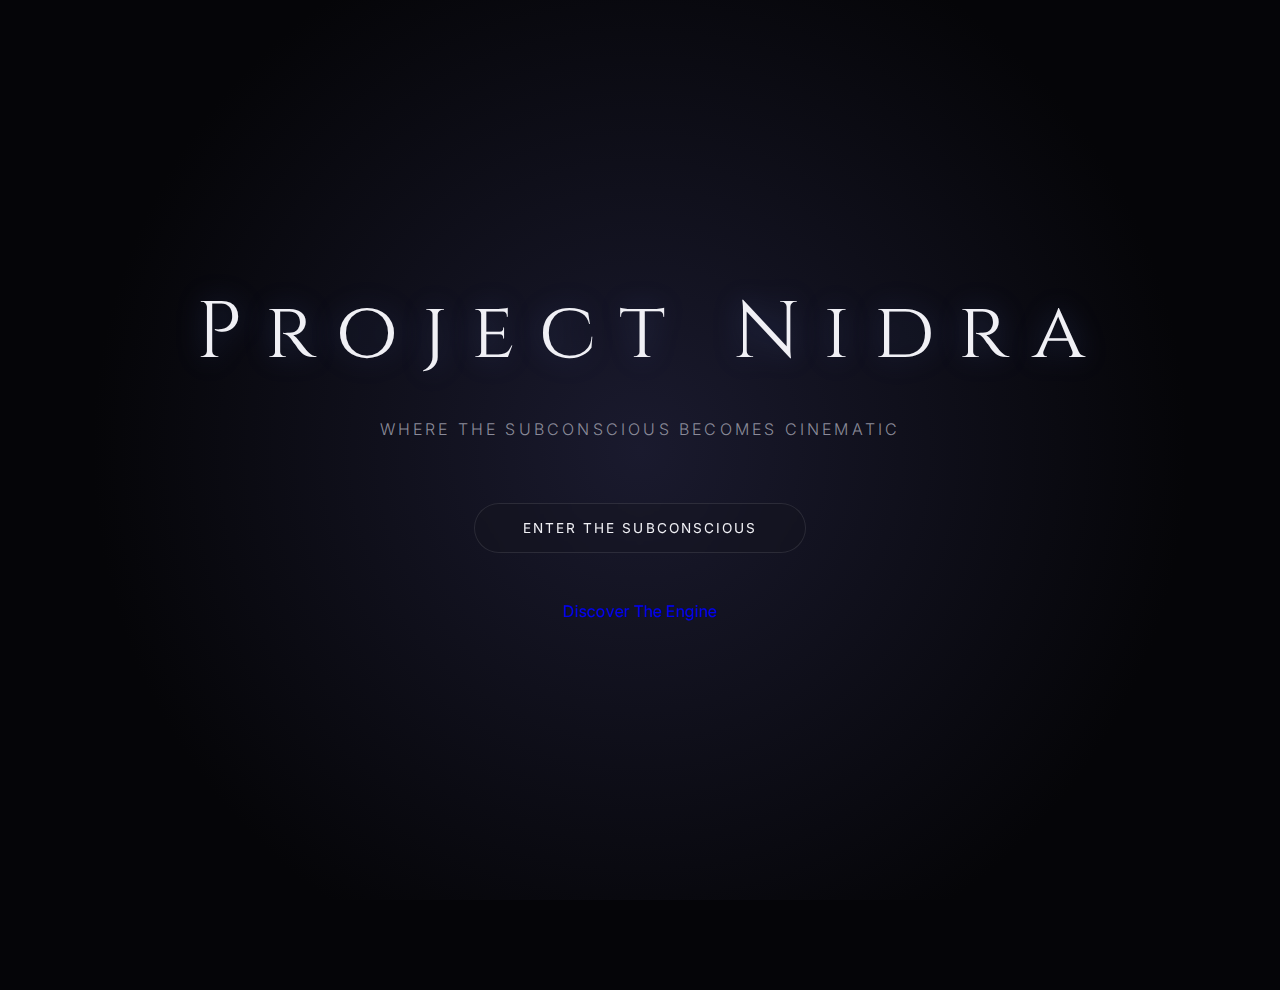
<file: index.html>
<!DOCTYPE html>
<html lang="en">
<head>
    <meta charset="UTF-8">
    <meta name="viewport" content="width=device-width, initial-scale=1.0">
    <title>Project Nidra | The Dream Simulator</title>
    <link rel="stylesheet" href="dreamcss.css">
    <link href="https://fonts.googleapis.com/css2?family=Cinzel:wght@400;700&family=Inter:wght@300;400;600&display=swap" rel="stylesheet">
</head>
<body class="landing-body">

   <div class="dream-canvas">
        <div class="particle p1"></div>
        <div class="particle p2"></div>
        <div class="particle p3"></div>
        <div class="particle p4"></div>
        <div class="particle p5"></div>
        <div class="particle p6"></div>
    </div>

    <main class="landing-content" id="landing-ui">
        <h1 class="aura-title">Project Nidra</h1>
        <p class="aura-tagline">Where the Subconscious Becomes Cinematic</p>
        
       	   <button id="enter-btn" class="glass-btn">Enter the Subconscious</button>
			<a href="./about.html" class="subtitle" style="text-decoration: none; margin-top: 1rem; display: block; cursor: pointer;">Discover The Engine</a>
	</main>

    <script src="dreamjava.js"></script>
</body>
</html>
</file>
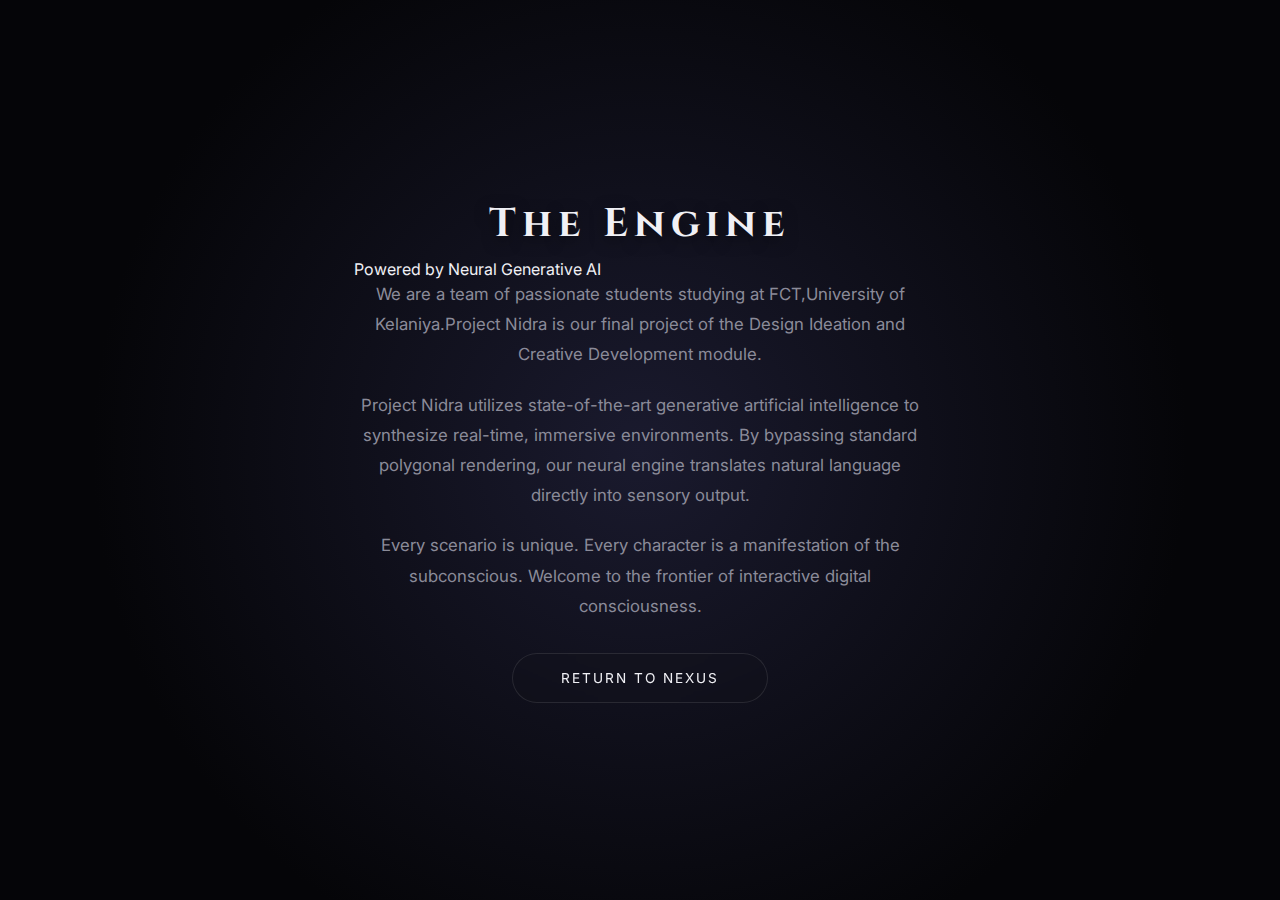
<file: about.html>
<!DOCTYPE html>
<html lang="en">
<head>
    <meta charset="UTF-8">
    <meta name="viewport" content="width=device-width, initial-scale=1.0">
    <title>Project Nidra | The Engine</title>
    <link rel="stylesheet" href="dreamcss.css">
    <link href="https://fonts.googleapis.com/css2?family=Cinzel:wght@400;700&family=Inter:wght@300;400;600&display=swap" rel="stylesheet">
</head>
<body class="about-body fade-in">

    <div class="dream-canvas"></div>

    <main class="about-container" id="about-ui">
        <section class="glass-panel text-panel">
            <header class="about-header">
                <h2 class="section-title">The Engine</h2>
                <p class="subtitle">Powered by Neural Generative AI</p>
            </header>

            <div class="about-content">
				<p>We are a team of passionate students studying at FCT,University of Kelaniya.Project Nidra is our final project of the Design Ideation and Creative Development module.</p><br>
                <p>Project Nidra utilizes state-of-the-art generative artificial intelligence to synthesize real-time, immersive environments. By bypassing standard polygonal rendering, our neural engine translates natural language directly into sensory output.</p>
                <br>
                <p>Every scenario is unique. Every character is a manifestation of the subconscious. Welcome to the frontier of interactive digital consciousness.</p>
            </div>

            <div class="action-wrapper">
                <button id="back-to-index-btn" class="glass-btn">Return to Nexus</button>
            </div>
        </section>
    </main>

    <script src="dreamjava.js"></script>
</body>
</html>
</file>
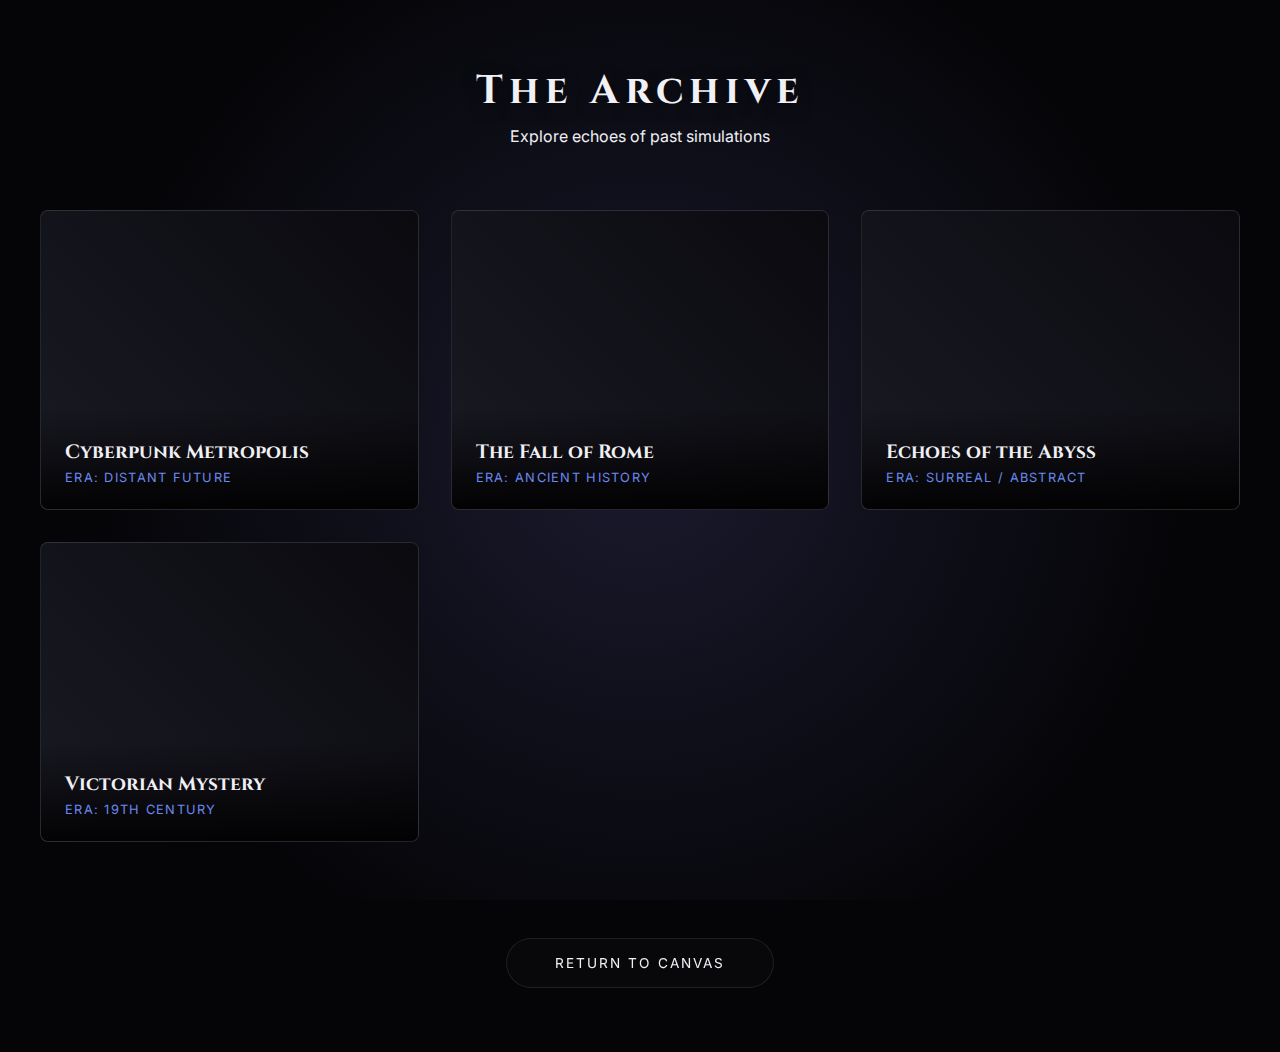
<file: archive.html>
<!DOCTYPE html>
<html lang="en">
<head>
    <meta charset="UTF-8">
    <meta name="viewport" content="width=device-width, initial-scale=1.0">
    <title>Project Nidra | The Archive</title>
    <link rel="stylesheet" href="dreamcss.css">
    <link href="https://fonts.googleapis.com/css2?family=Cinzel:wght@400;700&family=Inter:wght@300;400;600&display=swap" rel="stylesheet">
</head>
<body class="archive-body fade-in">

    <div class="dream-canvas"></div>

    <main class="archive-container" id="archive-ui">
        <header class="archive-header">
            <h2 class="section-title">The Archive</h2>
            <p class="subtitle">Explore echoes of past simulations</p>
        </header>

        <section class="gallery-grid">
            
            <article class="gallery-card">
                <div class="card-overlay">
                    <h3 class="gallery-title">Cyberpunk Metropolis</h3>
                    <p class="gallery-era">Era: Distant Future</p>
                </div>
            </article>

            <article class="gallery-card">
                <div class="card-overlay">
                    <h3 class="gallery-title">The Fall of Rome</h3>
                    <p class="gallery-era">Era: Ancient History</p>
                </div>
            </article>

            <article class="gallery-card">
                <div class="card-overlay">
                    <h3 class="gallery-title">Echoes of the Abyss</h3>
                    <p class="gallery-era">Era: Surreal / Abstract</p>
                </div>
            </article>

            <article class="gallery-card">
                <div class="card-overlay">
                    <h3 class="gallery-title">Victorian Mystery</h3>
                    <p class="gallery-era">Era: 19th Century</p>
                </div>
            </article>

        </section>
        
        <div class="action-wrapper">
             <button id="return-home-btn" class="glass-btn">Return to Canvas</button>
        </div>
    </main>

    <script src="dreamjava.js"></script>
</body>
</html>
</file>
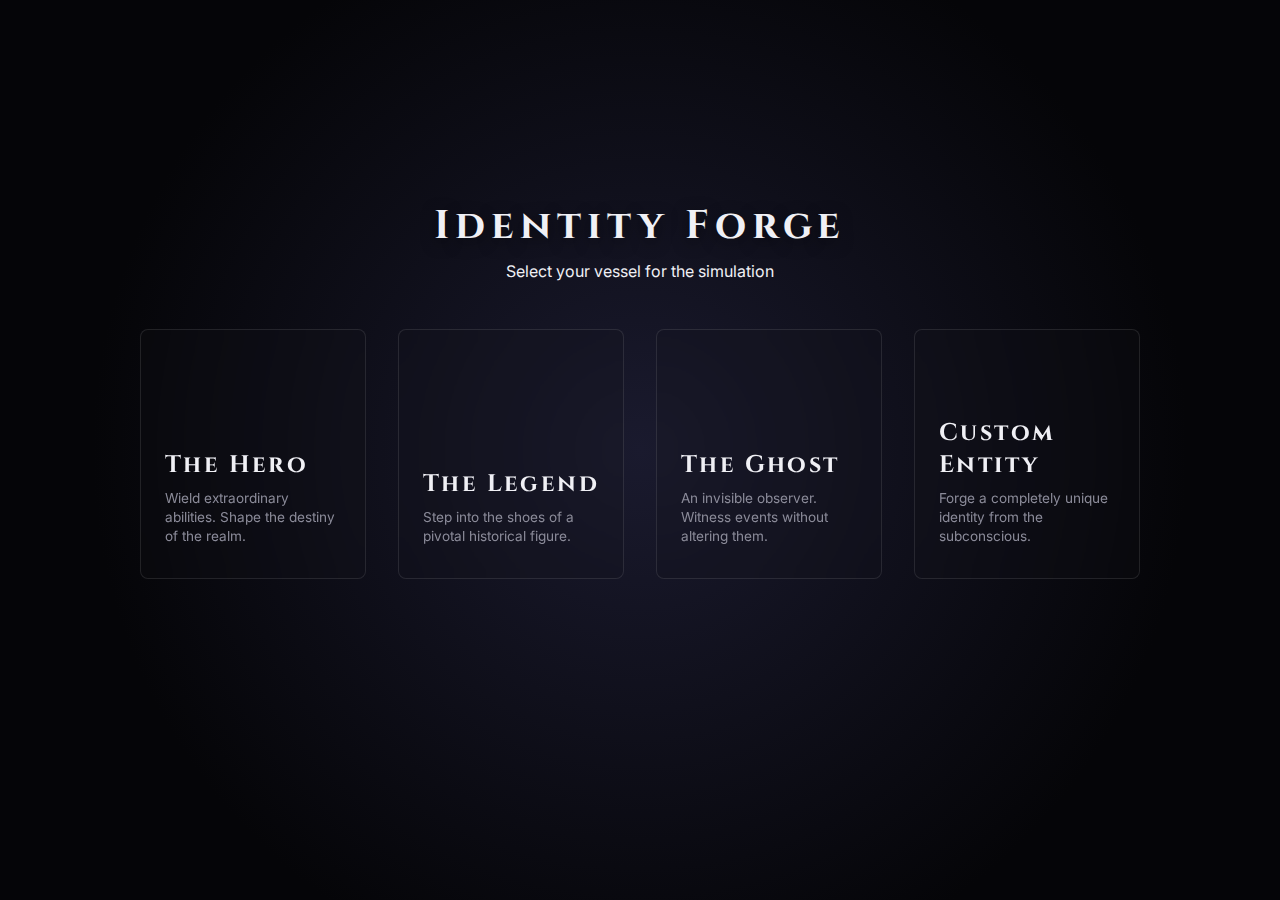
<file: character-forge.html>
<!DOCTYPE html>
<html lang="en">
<head>
    <meta charset="UTF-8">
    <meta name="viewport" content="width=device-width, initial-scale=1.0">
    <title>Aura | Identity Forge</title>
    <link rel="stylesheet" href="dreamcss.css">
    <link href="https://fonts.googleapis.com/css2?family=Cinzel:wght@400;700&family=Inter:wght@300;400;600&display=swap" rel="stylesheet">
</head>
<body class="forge-body fade-in">

    <div class="dream-canvas"></div>

    <main class="forge-container" id="forge-ui">
        <header class="forge-header">
            <h2 class="section-title">Identity Forge</h2>
            <p class="subtitle">Select your vessel for the simulation</p>
        </header>

        <section class="character-grid">
            
            <article class="character-card" data-role="hero">
                <div class="card-content">
                    <h3 class="card-title">The Hero</h3>
                    <p class="card-desc">Wield extraordinary abilities. Shape the destiny of the realm.</p>
                </div>
            </article>

            <article class="character-card" data-role="historical">
                <div class="card-content">
                    <h3 class="card-title">The Legend</h3>
                    <p class="card-desc">Step into the shoes of a pivotal historical figure.</p>
                </div>
            </article>

            <article class="character-card" data-role="observer">
                <div class="card-content">
                    <h3 class="card-title">The Ghost</h3>
                    <p class="card-desc">An invisible observer. Witness events without altering them.</p>
                </div>
            </article>

            <article class="character-card" data-role="custom">
                <div class="card-content">
                    <h3 class="card-title">Custom Entity</h3>
                    <p class="card-desc">Forge a completely unique identity from the subconscious.</p>
                </div>
            </article>

        </section>

        <div class="action-wrapper">
            <button id="simulate-btn" class="glass-btn primary-btn hidden">Initialize Simulation</button>
        </div>
    </main>

    <script src="dreamjava.js"></script>
</body>
</html>
</file>
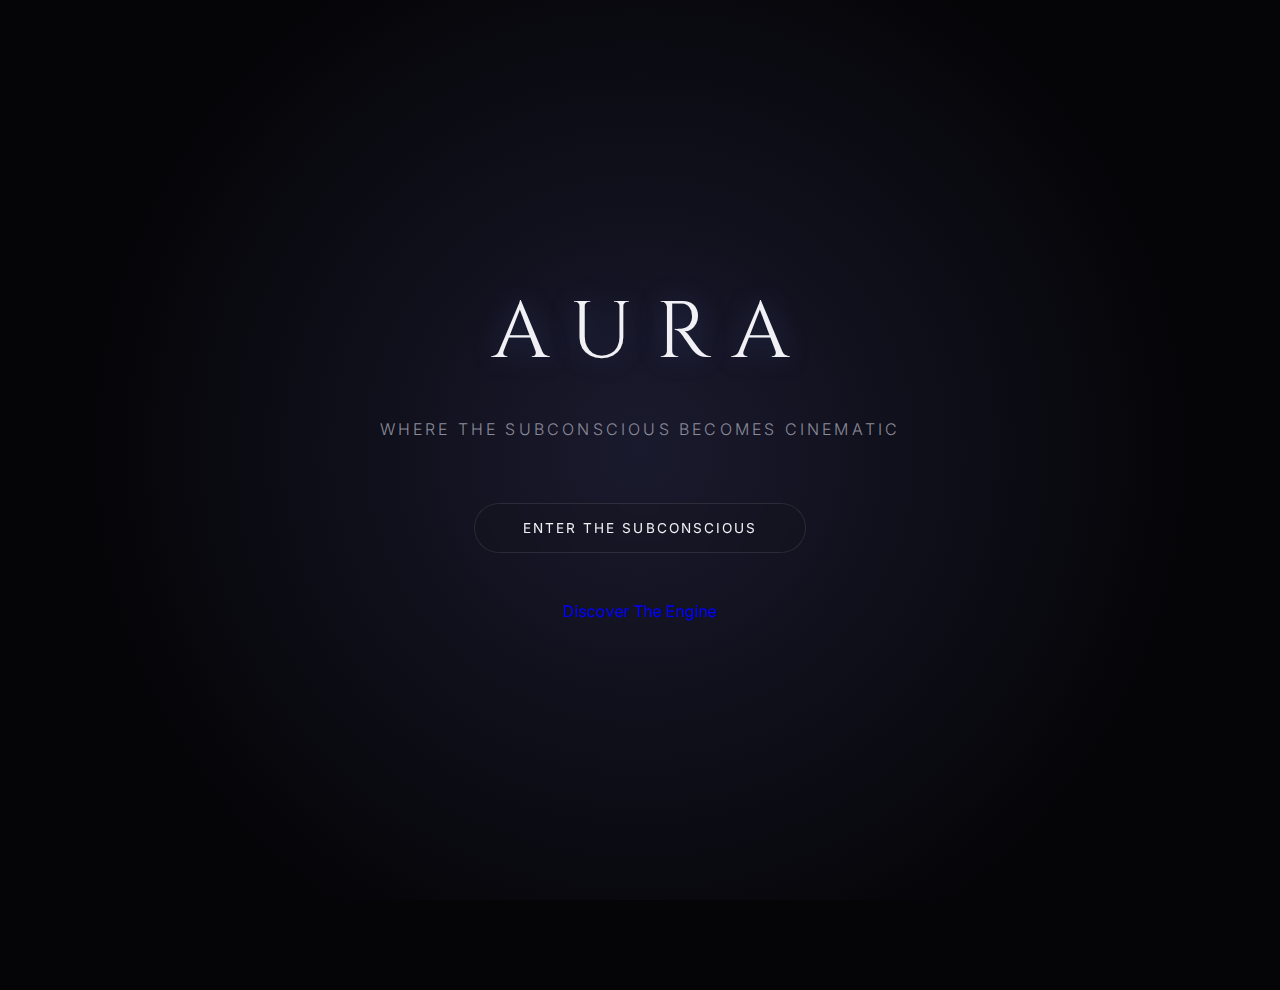
<file: dreamsim.html>
<!DOCTYPE html>
<html lang="en">
<head>
    <meta charset="UTF-8">
    <meta name="viewport" content="width=device-width, initial-scale=1.0">
    <title>Aura | The Dream Simulator</title>
    <link rel="stylesheet" href="dreamcss.css">
    <link href="https://fonts.googleapis.com/css2?family=Cinzel:wght@400;700&family=Inter:wght@300;400;600&display=swap" rel="stylesheet">
</head>
<body class="landing-body">

   <div class="dream-canvas">
        <div class="particle p1"></div>
        <div class="particle p2"></div>
        <div class="particle p3"></div>
        <div class="particle p4"></div>
        <div class="particle p5"></div>
        <div class="particle p6"></div>
    </div>

    <main class="landing-content" id="landing-ui">
        <h1 class="aura-title">AURA</h1>
        <p class="aura-tagline">Where the Subconscious Becomes Cinematic</p>
        
       	   <button id="enter-btn" class="glass-btn">Enter the Subconscious</button>
			<a href="./about.html" class="subtitle" style="text-decoration: none; margin-top: 1rem; display: block; cursor: pointer;">Discover The Engine</a>
	</main>

    <script src="dreamjava.js"></script>
</body>
</html>
</file>
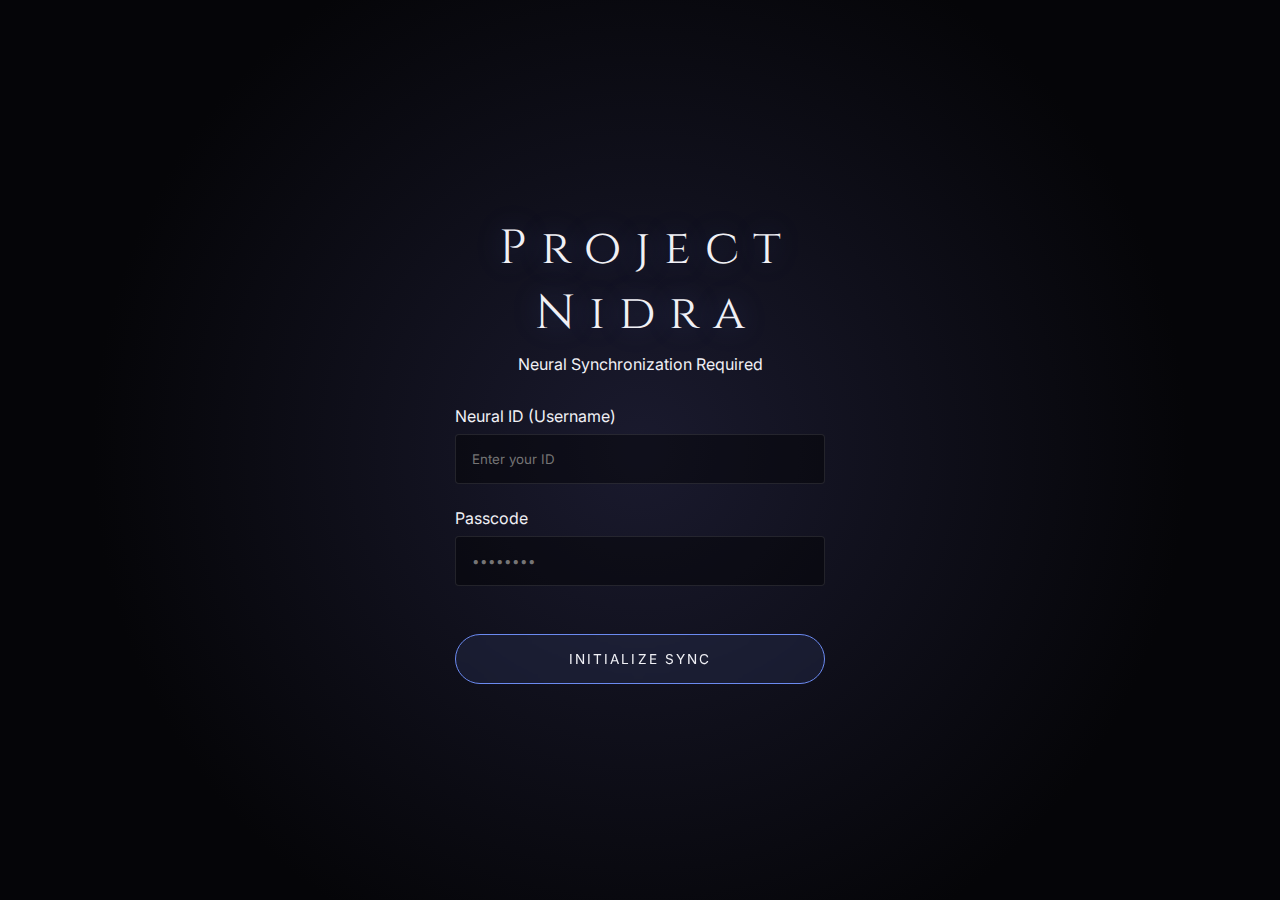
<file: login.html>
<!DOCTYPE html>
<html lang="en">
<head>
    <meta charset="UTF-8">
    <meta name="viewport" content="width=device-width, initial-scale=1.0">
    <title>Project Nidra | Access the Subconscious</title>
    <link rel="stylesheet" href="dreamcss.css">
    <link href="https://fonts.googleapis.com/css2?family=Cinzel:wght@400;700&family=Inter:wght@300;400;600&display=swap" rel="stylesheet">
</head>
<body class="auth-body fade-in">

    <div class="dream-canvas"></div>

    <main class="auth-container" id="auth-ui">
        <section class="glass-panel auth-panel">
            <header class="auth-header">
                <h1 class="aura-title auth-title">Project Nidra</h1>
                <p class="subtitle">Neural Synchronization Required</p>
            </header>

            <form class="auth-form" id="login-form">
                <div class="input-group">
                    <label for="neural-id" class="input-label">Neural ID (Username)</label>
                    <input type="text" id="neural-id" class="cinematic-input" placeholder="Enter your ID">
                </div>

                <div class="input-group">
                    <label for="passcode" class="input-label">Passcode</label>
                    <input type="password" id="passcode" class="cinematic-input" placeholder="••••••••">
                </div>

                <button type="submit" id="sync-btn" class="glass-btn primary-btn">Initialize Sync</button>
            </form>
        </section>
    </main>

    <script src="dreamjava.js"></script>
</body>
</html>
</file>
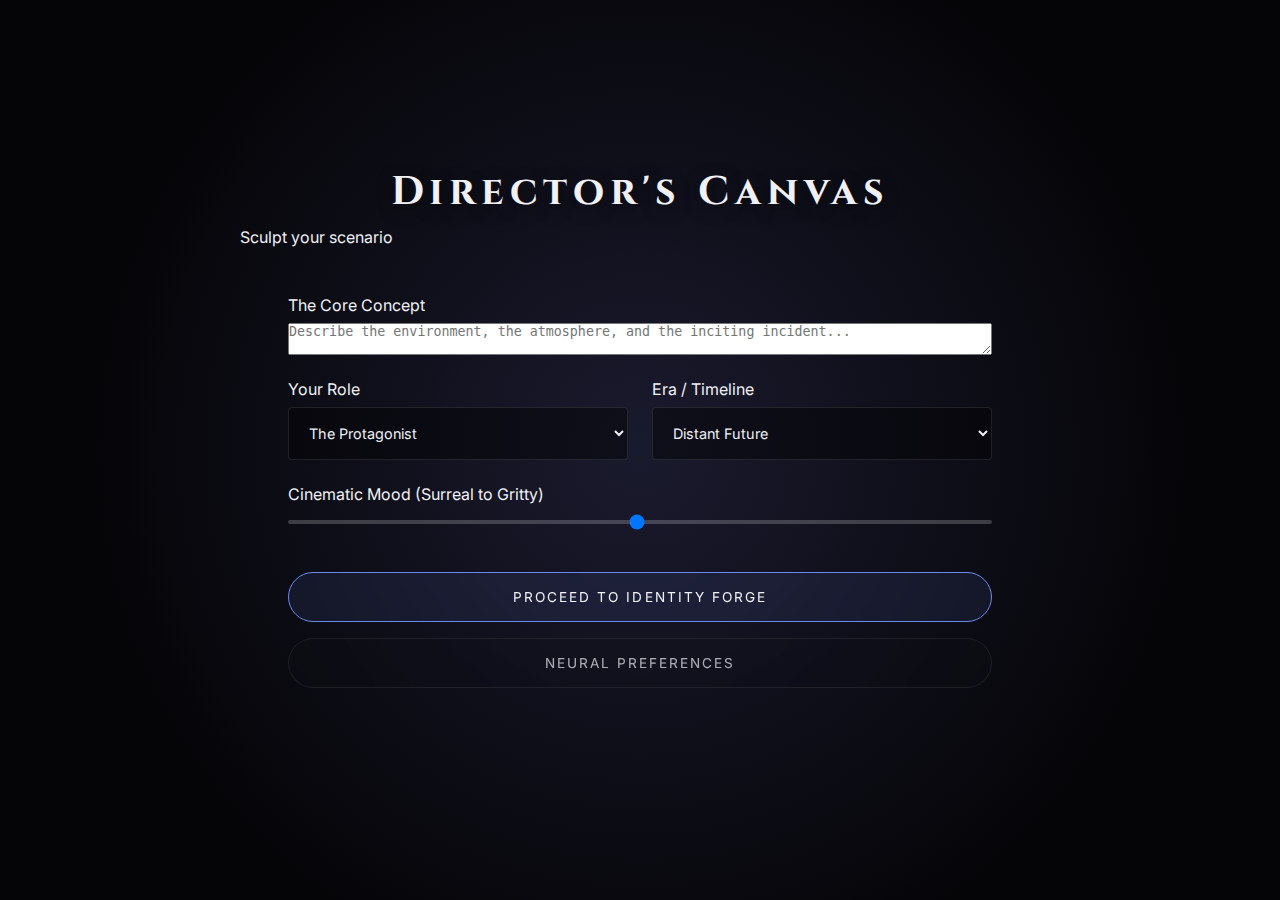
<file: scenario-builder.html>
<!DOCTYPE html>
<html lang="en">
<head>
    <meta charset="UTF-8">
    <meta name="viewport" content="width=device-width, initial-scale=1.0">
    <title>Aura | Director's Canvas</title>
    <link rel="stylesheet" href="dreamcss.css">
    <link href="https://fonts.googleapis.com/css2?family=Cinzel:wght@400;700&family=Inter:wght@300;400;600&display=swap" rel="stylesheet">
</head>
<body class="builder-body fade-in">

    <div class="dream-canvas"></div>

    <main class="builder-container" id="builder-ui">
        <header class="builder-header">
            <h2 class="section-title">Director's Canvas</h2>
            <p class="subtitle">Sculpt your scenario</p>
        </header>

        <section class="glass-panel builder-grid">
            
            <div class="input-group full-width">
                <label for="dream-prompt" class="input-label">The Core Concept</label>
                <textarea id="dream-prompt" placeholder="Describe the environment, the atmosphere, and the inciting incident..."></textarea>
            </div>

            <div class="input-group">
                <label for="role-select" class="input-label">Your Role</label>
                <select id="role-select" class="cinematic-select">
                    <option value="protagonist">The Protagonist</option>
                    <option value="bystander">Silent Observer</option>
                    <option value="antagonist">The Antagonist</option>
                    <option value="historical">Historical Figure</option>
                </select>
            </div>

            <div class="input-group">
                <label for="era-select" class="input-label">Era / Timeline</label>
                <select id="era-select" class="cinematic-select">
                    <option value="future">Distant Future</option>
                    <option value="medieval">Medieval Fantasy</option>
                    <option value="modern">Modern Day</option>
                    <option value="ancient">Ancient History</option>
                </select>
            </div>

            <div class="input-group full-width slider-container">
                <label class="input-label">Cinematic Mood (Surreal to Gritty)</label>
                <input type="range" min="1" max="100" value="50" class="styled-slider">
            </div>

            <div class="input-group full-width">
                <button id="forge-btn" class="glass-btn primary-btn">Proceed to Identity Forge</button>
<button onclick="window.location.href='./settings.html'" class="glass-btn" style="margin-top: 0.5rem; opacity: 0.7;">Neural Preferences</button>
            </div>
            
        </section>
    </main>

    <script src="dreamjava.js"></script>
</body>
</html>
</file>
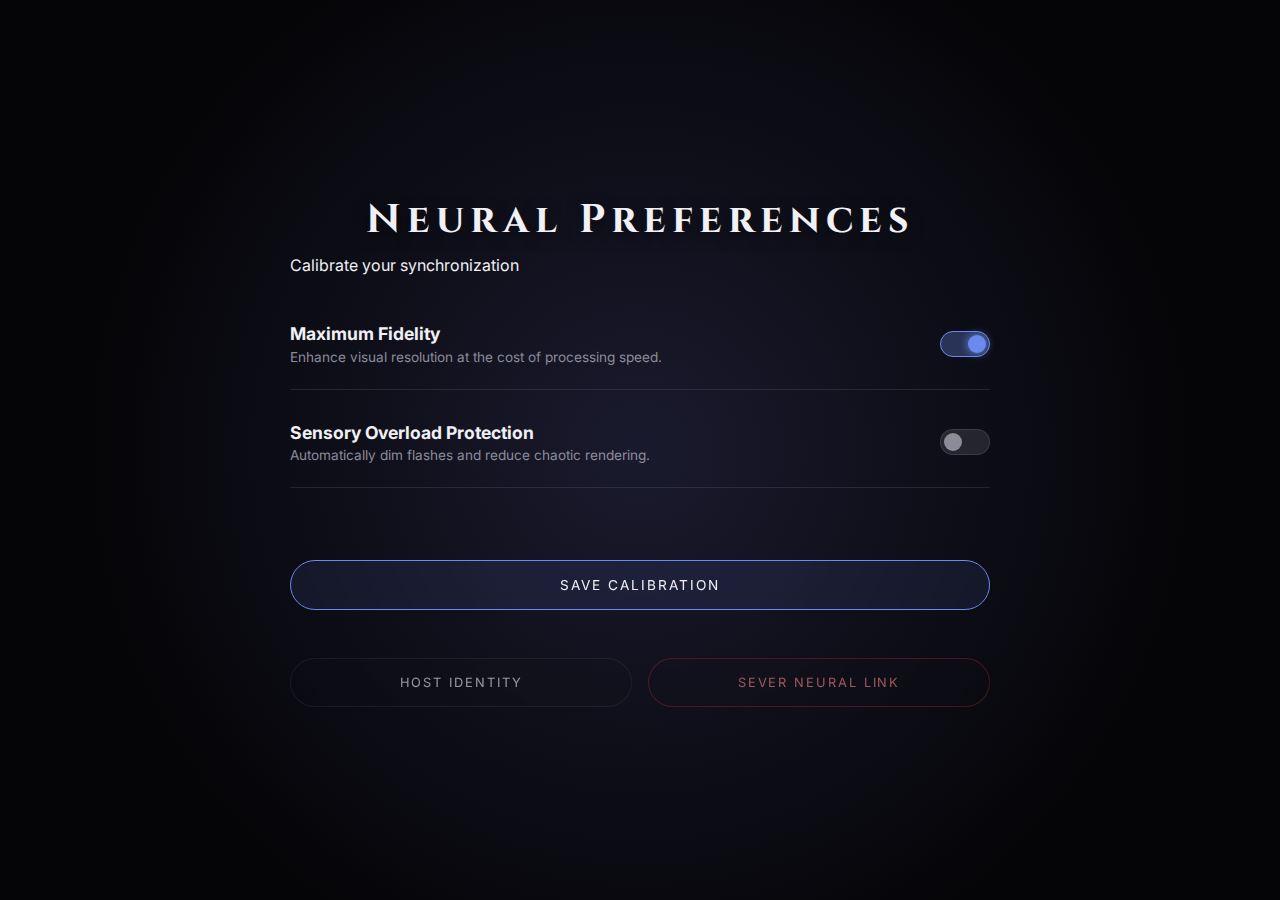
<file: settings.html>
<!DOCTYPE html>
<html lang="en">
<head>
    <meta charset="UTF-8">
    <meta name="viewport" content="width=device-width, initial-scale=1.0">
    <title>Project Nidra | User Preferences</title>
    <link rel="stylesheet" href="dreamcss.css">
    <link href="https://fonts.googleapis.com/css2?family=Cinzel:wght@400;700&family=Inter:wght@300;400;600&display=swap" rel="stylesheet">
</head>
<body class="settings-body fade-in">

    <div class="dream-canvas"></div>

    <main class="settings-container" id="settings-ui">
        <section class="glass-panel settings-panel">
            <header class="settings-header">
                <h2 class="section-title">Neural Preferences</h2>
                <p class="subtitle">Calibrate your synchronization</p>
            </header>

            <div class="settings-list">
                <div class="setting-item">
                    <div class="setting-info">
                        <h3>Maximum Fidelity</h3>
                        <p>Enhance visual resolution at the cost of processing speed.</p>
                    </div>
                    <label class="toggle-switch">
                        <input type="checkbox" checked>
                        <span class="slider"></span>
                    </label>
                </div>

                <div class="setting-item">
                    <div class="setting-info">
                        <h3>Sensory Overload Protection</h3>
                        <p>Automatically dim flashes and reduce chaotic rendering.</p>
                    </div>
                    <label class="toggle-switch">
                        <input type="checkbox">
                        <span class="slider"></span>
                    </label>
                </div>
            </div>

           <!-- <button id="save-settings-btn" class="glass-btn primary-btn">Save Calibration</button>-->
		   <div style="display: flex; flex-direction: column; gap: 1rem; align-items: center; margin-top: 1rem;">
                
                <button id="save-settings-btn" class="glass-btn primary-btn" style="width: 100%;">Save Calibration</button>
                
                <div style="display: flex; gap: 1rem; width: 100%;">
                    <button class="glass-btn" style="flex: 1; font-size: 0.8rem; opacity: 0.6; cursor: default;">Host Identity</button>
                    <button class="glass-btn destructive" style="flex: 1; font-size: 0.8rem; opacity: 0.6; cursor: default;">Sever Neural Link</button>
                </div>

            </div>
        </section>
    </main>

    <script src="dreamjava.js"></script>
</body>
</html>
</file>
<file: dreamcss.css>
/* --- GLOBAL VARIABLES (Color Theory & Psychology) --- */
:root {
    --deep-void: #050508;
    --dream-glow: #1a1a2e;
    --neon-accent: #6b8af0;
    --text-main: #f0f0f5;
    --text-muted: #8b8b99;
    --glass-bg: rgba(20, 20, 25, 0.2);
    --glass-border: rgba(255, 255, 255, 0.1);
}

/* --- GLOBAL RESET --- */
* {
    margin: 0;
    padding: 0;
    box-sizing: border-box;
}

body {
    background-color: var(--deep-void);
    color: var(--text-main);
    font-family: 'Inter', sans-serif;
    overflow-x: hidden;
}

/* --- LANDING PAGE STYLES (`index.html`) --- */
.landing-body {
    height: 100vh;
    display: flex;
    justify-content: center;
    align-items: center;
    overflow: hidden; /* Prevents scrolling for a cinematic feel */
}

/* The Animated Breathing Background */
.dream-canvas {
    position: absolute;
    top: 0;
    left: 0;
    width: 100%;
    height: 100%;
    background: radial-gradient(circle at center, var(--dream-glow) 0%, var(--deep-void) 70%);
    z-index: -1;
    animation: breathe 8s infinite alternate ease-in-out;
}

@keyframes breathe {
    0% { transform: scale(1); opacity: 0.8; }
    100% { transform: scale(1.1); opacity: 1; }
}

/* Central Layout Elements */
.landing-content {
    text-align: center;
    display: flex;
    flex-direction: column;
    align-items: center;
    gap: 2rem;
    transition: opacity 1.5s ease-out, transform 1.5s ease-out;
}

/* Typography */
.aura-title {
    font-family: 'Cinzel', serif;
    font-size: 5rem;
    letter-spacing: 0.3em;
    font-weight: 400;
    text-shadow: 0 0 30px rgba(107, 138, 240, 0.3);
    margin-right: -0.3em; /* Balances the intense letter-spacing */
}

.aura-tagline {
    font-size: 1rem;
    color: var(--text-muted);
    letter-spacing: 0.2em;
    text-transform: uppercase;
    font-weight: 300;
}

/* Glassmorphism Button */
.glass-btn {
    margin-top: 2rem;
    padding: 1rem 3rem;
    background: var(--glass-bg);
    border: 1px solid var(--glass-border);
    backdrop-filter: blur(10px);
    color: var(--text-main);
    font-family: 'Inter', sans-serif;
    font-size: 0.85rem;
    letter-spacing: 0.15em;
    text-transform: uppercase;
    border-radius: 50px; /* Pill shape for organic form */
    cursor: pointer;
    transition: all 0.4s ease;
}

.glass-btn:hover {
    background: rgba(107, 138, 240, 0.15);
    border-color: var(--neon-accent);
    box-shadow: 0 0 20px rgba(107, 138, 240, 0.4);
    transform: translateY(-2px);
}

/* JavaScript Trigger Class */
.fade-to-black {
    opacity: 0;
    transform: scale(1.05);
}

/* --- SCENARIO BUILDER STYLES (`scenario-builder.html`) --- */

/* Page layout and entry animation */
.builder-body {
    display: flex;
    justify-content: center;
    align-items: center;
    min-height: 100vh;
    padding: 2rem;
}

.fade-in {
    animation: fadeIn 1.5s ease-out;
}

@keyframes fadeIn {
    from { opacity: 0; transform: scale(0.98); }
    to { opacity: 1; transform: scale(1); }
}

.builder-container {
    width: 100%;
    max-width: 800px; /* Slightly wider to hold the form */
    z-index: 10;
    transition: opacity 1s ease-out;
}

.section-title {
    font-family: 'Cinzel', serif;
    font-size: 2.5rem;
    text-align: center;
    letter-spacing: 0.15em;
    margin-bottom: 0.5rem;
    text-shadow: 0 4px 15px rgba(0,0,0,0.5);
}

/* CSS Grid for perfect Alignment and Structure */
.builder-grid {
    display: grid;
    grid-template-columns: 1fr 1fr; /* Two equal columns */
    gap: 1.5rem;
    padding: 3rem;
}

.full-width {
    grid-column: 1 / -1; /* Forces the element to stretch across both columns */
}

.input-group {
    display: flex;
    flex-direction: column;
    gap: 0.5rem;
}

/* Custom Dropdown Styling */
.cinematic-select {
    background: rgba(0, 0, 0, 0.4);
    color: var(--text-main);
    border: 1px solid var(--glass-border);
    padding: 1rem;
    border-radius: 4px;
    font-family: 'Inter', sans-serif;
    font-size: 0.9rem;
    outline: none;
    cursor: pointer;
    transition: border-color 0.3s;
}

.cinematic-select:focus {
    border-color: var(--neon-accent);
}

/* Custom Cinematic Slider */
.styled-slider {
    -webkit-appearance: none;
    width: 100%;
    height: 4px;
    background: rgba(255, 255, 255, 0.2);
    border-radius: 2px;
    outline: none;
    margin-top: 0.5rem;
}

.styled-slider:: -webkit-slider-thumb {
    -webkit-appearance: none;
    appearance: none;
    width: 18px;
    height: 18px;
    border-radius: 50%;
    background: var(--neon-accent);
    cursor: pointer;
    box-shadow: 0 0 15px var(--neon-accent);
    transition: transform 0.2s;
}

.styled-slider:: -webkit-slider-thumb:hover {
    transform: scale(1.2);
}

.primary-btn {
    margin-top: 1.5rem;
    width: 100%;
    background: rgba(107, 138, 240, 0.1);
    border-color: var(--neon-accent);
}

/* --- IDENTITY FORGE STYLES (`character-forge.html`) --- */

.forge-body {
    display: flex;
    justify-content: center;
    align-items: center;
    min-height: 100vh;
    padding: 2rem;
}

.forge-container {
    width: 100%;
    max-width: 1000px;
    z-index: 10;
    transition: opacity 1s ease-out;
}

.forge-header {
    text-align: center;
    margin-bottom: 3rem;
}

/* Character Grid Layout */
.character-grid {
    display: grid;
    grid-template-columns: repeat(auto-fit, minmax(220px, 1fr));
    gap: 2rem;
    margin-bottom: 3rem;
}

/* Glassmorphism Character Cards */
.character-card {
    background: var(--glass-bg);
    border: 1px solid var(--glass-border);
    backdrop-filter: blur(12px);
    -webkit-backdrop-filter: blur(12px);
    border-radius: 8px;
    height: 250px;
    padding: 2rem 1.5rem;
    cursor: pointer;
    transition: all 0.4s cubic-bezier(0.25, 0.8, 0.25, 1);
    display: flex;
    flex-direction: column;
    justify-content: flex-end; /* Pushes text to the bottom of the card */
    position: relative;
    overflow: hidden;
}

/* Card Hover Effects */
.character-card:hover {
    transform: translateY(-10px);
    border-color: rgba(107, 138, 240, 0.5);
    box-shadow: 0 15px 30px rgba(0, 0, 0, 0.6), 0 0 20px rgba(107, 138, 240, 0.2);
}

/* Active/Selected State applied via JavaScript */
.character-card.selected {
    border-color: var(--neon-accent);
    background: rgba(107, 138, 240, 0.15);
    box-shadow: 0 0 30px rgba(107, 138, 240, 0.4);
    transform: scale(1.05);
}

.card-title {
    font-family: 'Cinzel', serif;
    font-size: 1.5rem;
    color: var(--text-main);
    margin-bottom: 0.5rem;
    letter-spacing: 0.1em;
}

.card-desc {
    font-size: 0.85rem;
    color: var(--text-muted);
    line-height: 1.4;
}

/* Hide the initialize button initially */
.hidden {
    opacity: 0;
    pointer-events: none;
    transform: translateY(20px);
}

.action-wrapper {
    display: flex;
    justify-content: center;
}

/* --- SIMULATION VIEWPORT STYLES (`simulation.html`) --- */

.simulation-body {
    background-color: #000; /* Pure black for cinema feel */
    height: 100vh;
    overflow: hidden;
    position: relative;
    cursor: none; /* Hides cursor initially for immersion */
}

.simulation-visuals {
    position: absolute;
    top: 0;
    left: 0;
    width: 100%;
    height: 100%;
    object-fit: cover; /* This is the magic property that makes the video fill the screen perfectly */
    z-index: 1;
    filter: brightness(0.6); /* Optional: Darkens the video slightly so your subtitles are easy to read! */
}

/*@keyframes slowPan {
    0% { transform: scale(1); }
    100% { transform: scale(1.1); }
}*/

/* Cinematic Letterboxing */
.letterbox {
    position: absolute;
    left: 0;
    width: 100%;
    height: 12vh;
    background-color: #000;
    z-index: 5;
    transition: height 0.5s ease;
}

.top-bar { top: 0; }
.bottom-bar { bottom: 0; }

/* Subtitles */
.subtitle-container {
    position: absolute;
    bottom: 15vh; /* Places it right above the bottom letterbox */
    left: 0;
    width: 100%;
    text-align: center;
    z-index: 6;
    padding: 0 2rem;
}

.cinematic-subtitle {
    font-family: 'Inter', sans-serif;
    font-size: 1.2rem;
    font-weight: 300;
    color: #fff;
    letter-spacing: 0.05em;
    text-shadow: 0 2px 4px rgba(0,0,0,0.8), 0 0 10px rgba(0,0,0,0.5); /* Maximum readability */
}

/* Hidden UI Controls */
.hidden-ui {
    position: absolute;
    top: 0;
    left: 0;
    width: 100%;
    height: 100%;
    z-index: 10;
    display: flex;
    flex-direction: column;
    justify-content: space-between;
    padding: 2rem 3rem;
    background: rgba(0, 0, 0, 0.4);
    opacity: 0; /* Hidden by default */
    transition: opacity 0.4s ease;
    pointer-events: none; /* Prevents clicking when hidden */
}

/* Class to show the UI when mouse moves */
.hidden-ui.active {
    opacity: 1;
    pointer-events: auto;
}

.sim-header {
    display: flex;
    justify-content: flex-start;
}

.sim-title {
    font-family: 'Cinzel', serif;
    font-size: 1.5rem;
    color: var(--text-main);
    letter-spacing: 0.1em;
    text-shadow: 0 2px 5px rgba(0,0,0,0.8);
}

.sim-actions {
    display: flex;
    justify-content: center;
    gap: 1.5rem;
    margin-bottom: 2rem;
}

.icon-btn {
    padding: 0.8rem 2rem;
    font-size: 0.8rem;
}

.destructive {
    border-color: rgba(255, 60, 60, 0.4);
    color: #ff8888;
}

.destructive:hover {
    background: rgba(255, 60, 60, 0.2);
    border-color: #ff3c3c;
    box-shadow: 0 0 20px rgba(255, 60, 60, 0.3);
} 

/* --- AUTHENTICATION PORTAL (`login.html`) --- */
.auth-body {
    display: flex;
    justify-content: center;
    align-items: center;
    height: 100vh;
}

.auth-panel {
    max-width: 450px;
    padding: 3rem 2.5rem;
    text-align: center;
}

.auth-title {
    font-size: 3rem;
    margin-bottom: 0.5rem;
}

.auth-form {
    display: flex;
    flex-direction: column;
    gap: 1.5rem;
    margin-top: 2rem;
    text-align: left;
}

.cinematic-input {
    width: 100%;
    background: rgba(0, 0, 0, 0.4);
    border: 1px solid var(--glass-border);
    border-radius: 4px;
    color: var(--text-main);
    padding: 1rem;
    font-family: 'Inter', sans-serif;
    transition: border-color 0.3s;
}

.cinematic-input:focus {
    outline: none;
    border-color: var(--neon-accent);
}

/* --- THE ARCHIVE (`archive.html`) --- */
.archive-body {
    display: flex;
    justify-content: center;
    min-height: 100vh;
    padding: 4rem 2rem;
}

.archive-container {
    width: 100%;
    max-width: 1200px;
    z-index: 10;
}

.archive-header {
    text-align: center;
    margin-bottom: 4rem;
}

.gallery-grid {
    display: grid;
    /* This creates a highly responsive, auto-filling grid */
    grid-template-columns: repeat(auto-fill, minmax(280px, 1fr));
    gap: 2rem;
    margin-bottom: 4rem;
}

.gallery-card {
    height: 300px;
    background: rgba(20, 20, 25, 0.6);
    border: 1px solid var(--glass-border);
    border-radius: 8px;
    position: relative;
    overflow: hidden;
    cursor: pointer;
    transition: transform 0.4s ease, box-shadow 0.4s ease;
    /* Placeholder gradient for missing images */
    background: linear-gradient(45deg, #1a1a24, #0a0a0f);
}

.gallery-card:hover {
    transform: translateY(-5px) scale(1.02);
    box-shadow: 0 15px 30px rgba(0,0,0,0.8), 0 0 15px rgba(107, 138, 240, 0.3);
    border-color: var(--neon-accent);
}

.card-overlay {
    position: absolute;
    bottom: 0;
    left: 0;
    width: 100%;
    padding: 2rem 1.5rem 1.5rem;
    background: linear-gradient(to top, rgba(0,0,0,0.9), transparent);
}

.gallery-title {
    font-family: 'Cinzel', serif;
    font-size: 1.2rem;
    color: var(--text-main);
    margin-bottom: 0.3rem;
}

.gallery-era {
    font-size: 0.8rem;
    color: var(--neon-accent);
    text-transform: uppercase;
    letter-spacing: 0.1em;
}

/* --- THE ENGINE (`about.html`) --- */
.about-body, .settings-body {
    display: flex;
    justify-content: center;
    align-items: center;
    min-height: 100vh;
    padding: 2rem;
}

.about-container, .settings-container {
    width: 100%;
    max-width: 700px;
    z-index: 10;
}

.text-panel {
    padding: 4rem;
}

.about-content p {
    font-size: 1.05rem;
    line-height: 1.8;
    color: var(--text-muted);
    text-align: center;
}

/* --- USER PREFERENCES (`settings.html`) --- */
.settings-list {
    display: flex;
    flex-direction: column;
    gap: 2rem;
    margin: 3rem 0;
}

.setting-item {
    display: flex;
    justify-content: space-between;
    align-items: center;
    padding-bottom: 1.5rem;
    border-bottom: 1px solid var(--glass-border);
}

.setting-info h3 {
    font-size: 1.1rem;
    color: var(--text-main);
    margin-bottom: 0.3rem;
}

.setting-info p {
    font-size: 0.85rem;
    color: var(--text-muted);
}

/* Custom UI Toggle Switch */
.toggle-switch {
    position: relative;
    display: inline-block;
    width: 50px;
    height: 26px;
}

.toggle-switch input {
    opacity: 0;
    width: 0;
    height: 0;
}

.toggle-switch .slider {
    position: absolute;
    cursor: pointer;
    top: 0; left: 0; right: 0; bottom: 0;
    background-color: rgba(255, 255, 255, 0.1);
    transition: .4s;
    border-radius: 34px;
    border: 1px solid var(--glass-border);
}

.toggle-switch .slider:before {
    position: absolute;
    content: "";
    height: 18px;
    width: 18px;
    left: 3px;
    bottom: 3px;
    background-color: var(--text-muted);
    transition: .4s;
    border-radius: 50%;
}

.toggle-switch input:checked + .slider {
    background-color: rgba(107, 138, 240, 0.3);
    border-color: var(--neon-accent);
}

.toggle-switch input:checked + .slider:before {
    transform: translateX(24px);
    background-color: var(--neon-accent);
    box-shadow: 0 0 10px var(--neon-accent);
}


/* --- FLOATING DREAM PARTICLES --- */
.particle {
    position: absolute;
    border-radius: 50%;
    background: var(--neon-accent);
    /* Creates a beautiful glowing halo effect */
    box-shadow: 0 0 15px var(--neon-accent), 0 0 30px var(--neon-accent);
    opacity: 0;
    /* The animation that makes them drift upwards */
    animation: floatUp infinite linear;
    z-index: 0;
}

/* Customizing the size, starting position, and speed of each particle */
.p1 { width: 5px; height: 5px; left: 15%; bottom: -10%; animation-duration: 12s; animation-delay: 0s; }
.p2 { width: 8px; height: 8px; left: 35%; bottom: -10%; animation-duration: 18s; animation-delay: 3s; }
.p3 { width: 4px; height: 4px; left: 65%; bottom: -10%; animation-duration: 10s; animation-delay: 1s; }
.p4 { width: 6px; height: 6px; left: 85%; bottom: -10%; animation-duration: 15s; animation-delay: 5s; }
.p5 { width: 9px; height: 9px; left: 50%; bottom: -10%; animation-duration: 20s; animation-delay: 2s; }
.p6 { width: 3px; height: 3px; left: 25%; bottom: -10%; animation-duration: 14s; animation-delay: 7s; }

/* The Keyframe Animation Logic */
@keyframes floatUp {
    0% { 
        transform: translateY(0) scale(0.5); 
        opacity: 0; 
    }
    20% { 
        opacity: 0.5; /* Fades in smoothly */
    }
    80% { 
        opacity: 0.5; 
    }
    100% { 
        transform: translateY(-110vh) scale(1.2); /* Drifts off the top of the screen */
        opacity: 0; 
    }
}
</file>
